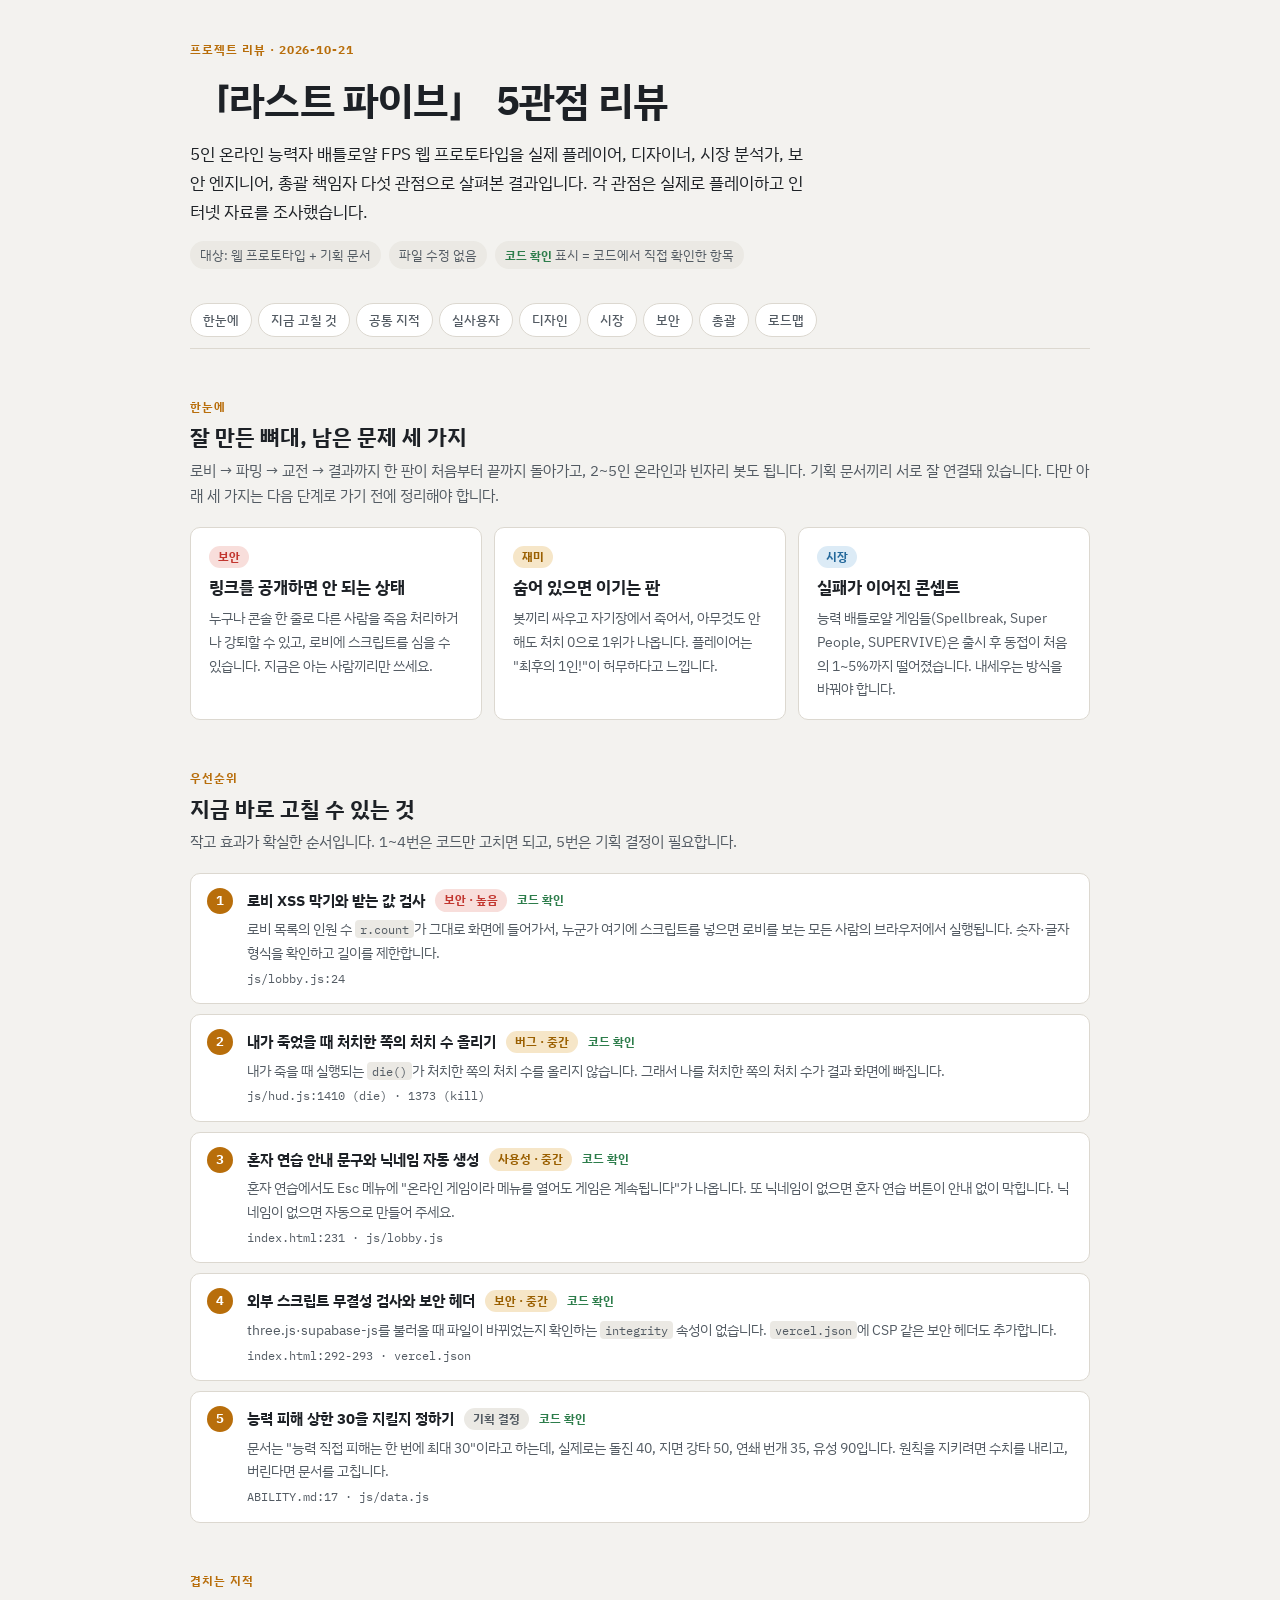
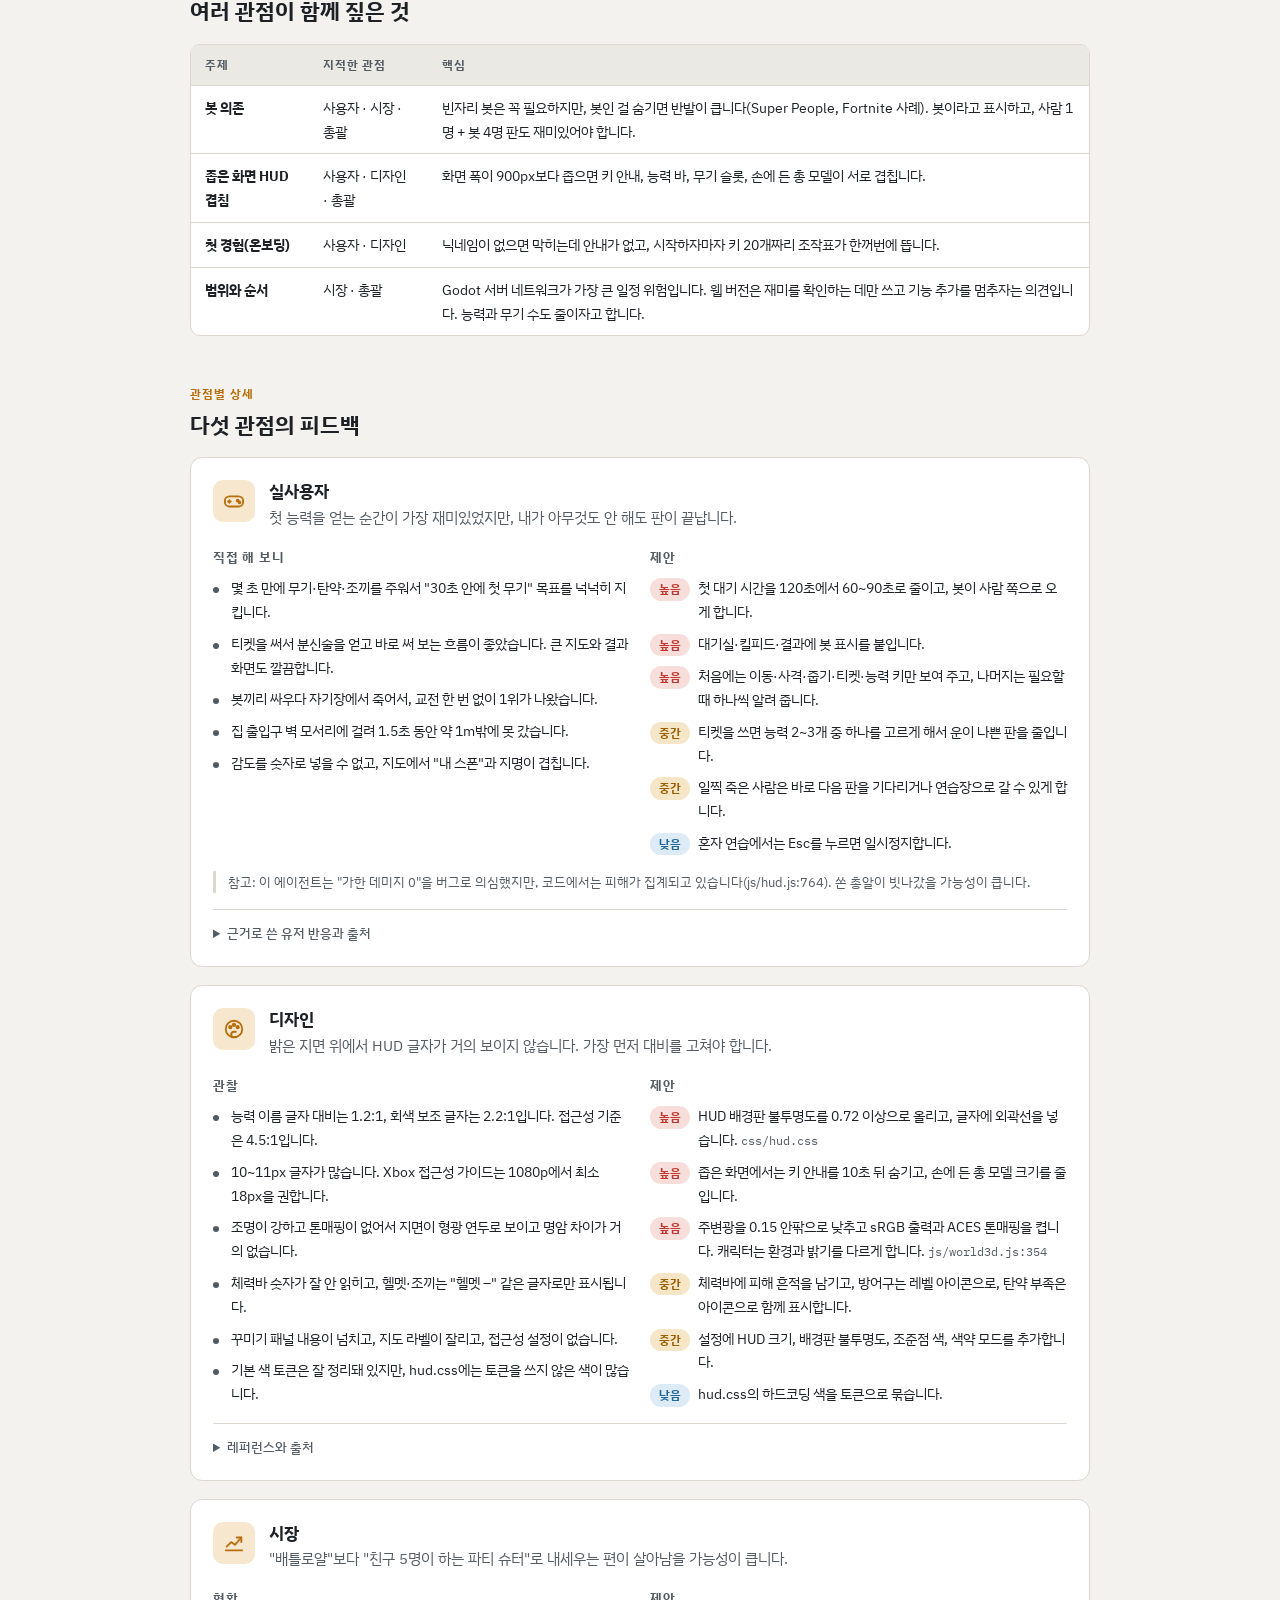
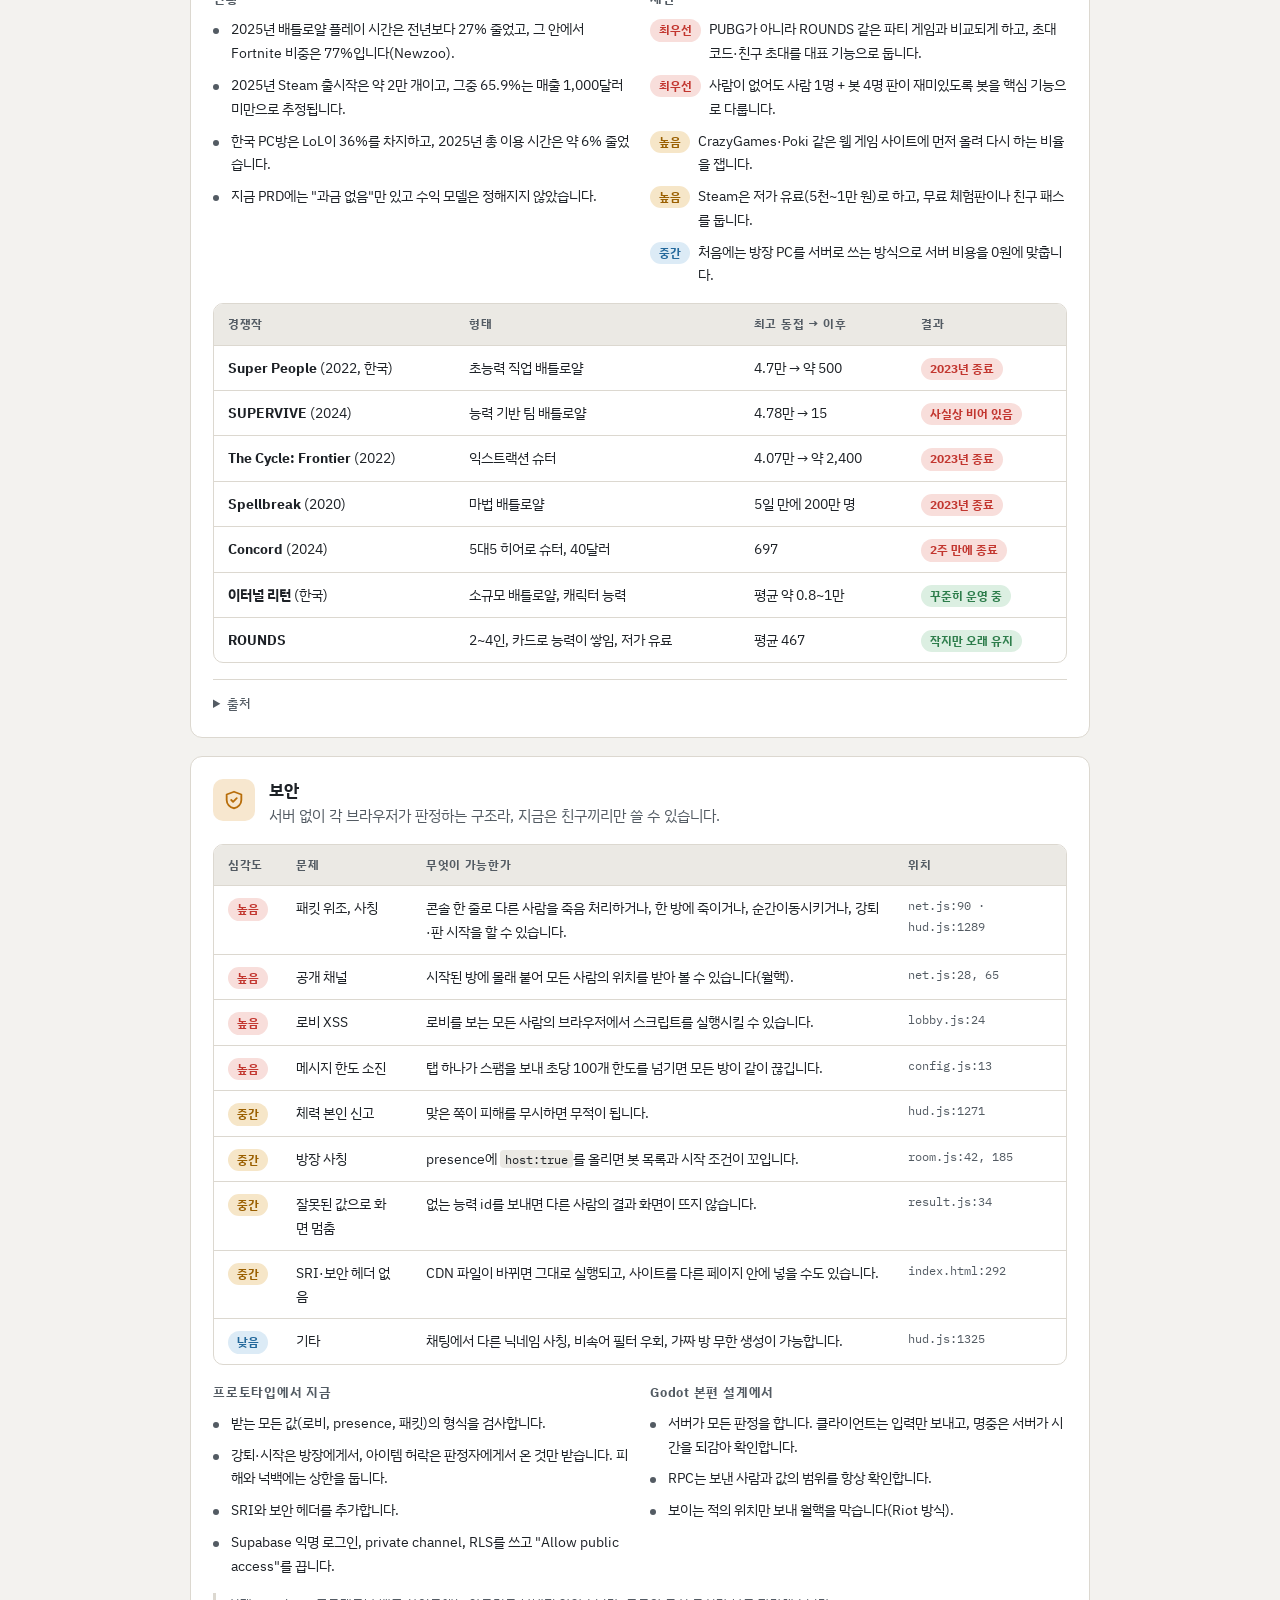
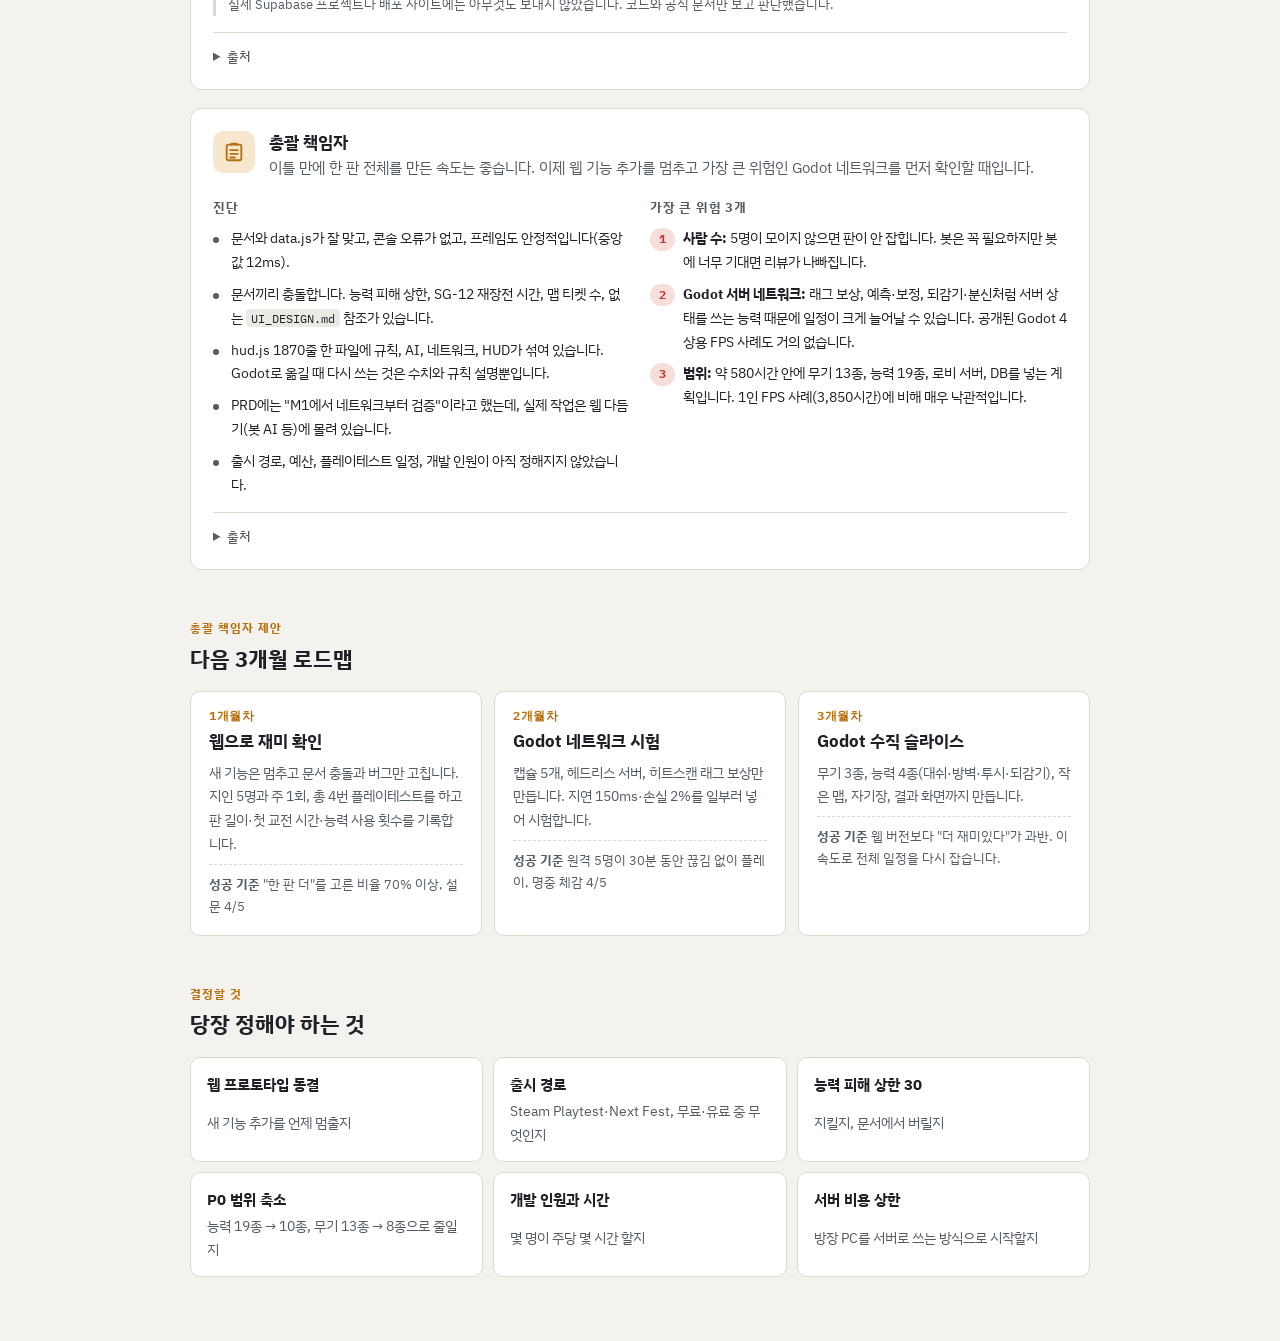
<file: 라스트 파이브 5관점 리뷰.html>
<!doctype html><html><head><meta charset=utf8><meta name=viewport content="width=device-width,initial-scale=1,viewport-fit=cover"><style>:root{color-scheme:light;box-sizing:border-box;padding-top:env(safe-area-inset-top,0px);padding-bottom:env(safe-area-inset-bottom,0px)}html{scroll-padding-top:env(safe-area-inset-top,0px)}body{margin:0;padding:0;font:14px -apple-system,BlinkMacSystemFont,sans-serif;background:#fff;color:#000}img{max-width:100%}[hidden]:not([hidden=until-found i]){display:none!important}</style></head><body>
<title>라스트 파이브 5관점 리뷰</title>
<meta name="claude:viewport-fit-sides" content="cover">
<link rel="preconnect" href="https://fonts.googleapis.com">
<link rel="preconnect" href="https://fonts.gstatic.com" crossorigin>
<link rel="stylesheet" href="https://fonts.googleapis.com/css2?family=IBM+Plex+Sans+KR:wght@400;500;700&family=IBM+Plex+Mono:wght@500&display=swap">
<style>
/* 레이아웃: 게임 프로토타입의 어두운 패널 + 앰버 강조를 이어받은 한 줄 기둥, 위에 요약·할 일, 아래에 관점별 상세 */
:root {
  --bg: #f3f2ef;
  --surface: #ffffff;
  --surface-2: #ebe9e4;
  --line: #dcd8d0;
  --fg: #1d2126;
  --fg-2: #535b63;
  --accent: #b86e0b;
  --accent-soft: #f7e7cf;
  --high: #c2362f;
  --high-soft: #f8dedb;
  --mid: #9a5f00;
  --mid-soft: #f6e6c8;
  --low: #23689b;
  --low-soft: #dcebf6;
  --ok: #2d7d4b;
  --ok-soft: #dcefe2;
  --font: "IBM Plex Sans KR", "Malgun Gothic", "Apple SD Gothic Neo", system-ui, sans-serif;
  --mono: "IBM Plex Mono", Consolas, ui-monospace, monospace;
}
@media (prefers-color-scheme: dark) {
  :root:not([data-theme="light"]) {
    --bg: #0e1114; --surface: #161b20; --surface-2: #1d242b; --line: #2a323a;
    --fg: #e9ecef; --fg-2: #a5adb5; --accent: #f2a93b; --accent-soft: #33260f;
    --high: #f07a72; --high-soft: #3a1d1b; --mid: #f2b85a; --mid-soft: #35290f;
    --low: #6db8ec; --low-soft: #15293a; --ok: #6fd08f; --ok-soft: #14301f;
    color-scheme: dark;
  }
}
:root[data-theme="dark"] {
  --bg: #0e1114; --surface: #161b20; --surface-2: #1d242b; --line: #2a323a;
  --fg: #e9ecef; --fg-2: #a5adb5; --accent: #f2a93b; --accent-soft: #33260f;
  --high: #f07a72; --high-soft: #3a1d1b; --mid: #f2b85a; --mid-soft: #35290f;
  --low: #6db8ec; --low-soft: #15293a; --ok: #6fd08f; --ok-soft: #14301f;
  color-scheme: dark;
}
* { box-sizing: border-box; }
body {
  background: var(--bg); color: var(--fg);
  font: 15px/1.7 var(--font);
  padding-left: max(16px, env(safe-area-inset-left, 0px));
  padding-right: max(16px, env(safe-area-inset-right, 0px));
  padding-block: 0 64px;
}
body::before { content: ""; position: fixed; inset: 0 0 auto; height: env(safe-area-inset-top, 0px); z-index: 10; background: var(--bg); }
.wrap { max-width: 900px; margin: 0 auto; display: grid; gap: 48px; }
h1, h2, h3, p { margin: 0; }
h1, h2, h3 { text-wrap: balance; line-height: 1.3; }
h1 { font-size: clamp(28px, 5vw, 40px); font-weight: 700; letter-spacing: -0.02em; }
h2 { font-size: 22px; font-weight: 700; }
h3 { font-size: 17px; font-weight: 700; }
a { color: var(--low); }
code, .mono { font-family: var(--mono); font-size: 0.88em; }
code { background: var(--surface-2); padding: 1px 5px; border-radius: 4px; }
.muted { color: var(--fg-2); }
.eyebrow { font-size: 12px; letter-spacing: 0.08em; text-transform: uppercase; color: var(--accent); font-weight: 700; }

/* 상단 */
header { padding-top: 40px; display: grid; gap: 14px; }
.lede { font-size: 17px; max-width: 62ch; }
.meta { display: flex; flex-wrap: wrap; gap: 8px; font-size: 13px; }
.meta span { background: var(--surface-2); padding: 3px 10px; border-radius: 99px; color: var(--fg-2); }

nav.toc {
  position: sticky; top: env(safe-area-inset-top, 0px); z-index: 5;
  background: var(--bg); border-bottom: 1px solid var(--line);
  margin-top: -24px; padding-block: 10px;
  display: flex; gap: 6px; overflow-x: auto; scrollbar-width: none;
}
nav.toc a {
  flex: none; text-decoration: none; color: var(--fg-2); font-size: 13px; font-weight: 500;
  padding: 5px 12px; border-radius: 99px; border: 1px solid var(--line); background: var(--surface);
}
nav.toc a:hover, nav.toc a:focus-visible { color: var(--fg); border-color: var(--accent); outline: none; }

section { display: grid; gap: 18px; scroll-margin-top: 64px; }
.sec-head { display: grid; gap: 6px; }

/* 큰 문제 3개 */
.problems { display: grid; grid-template-columns: repeat(auto-fit, minmax(240px, 1fr)); gap: 12px; }
.problem { background: var(--surface); border: 1px solid var(--line); border-radius: 10px; padding: 18px; display: grid; gap: 8px; align-content: start; }
.problem .tag { justify-self: start; }
.problem p { font-size: 14px; color: var(--fg-2); }

/* 알약 */
.pill { display: inline-block; font-size: 12px; font-weight: 700; padding: 1px 9px; border-radius: 99px; white-space: nowrap; line-height: 1.7; }
.p-high { background: var(--high-soft); color: var(--high); }
.p-mid { background: var(--mid-soft); color: var(--mid); }
.p-low { background: var(--low-soft); color: var(--low); }
.p-ok { background: var(--ok-soft); color: var(--ok); }
.p-plain { background: var(--surface-2); color: var(--fg-2); }

/* 할 일 목록 */
ol.todo { list-style: none; margin: 0; padding: 0; display: grid; gap: 10px; counter-reset: t; }
ol.todo li {
  counter-increment: t; background: var(--surface); border: 1px solid var(--line); border-radius: 10px;
  padding: 14px 16px 14px 56px; position: relative; display: grid; gap: 4px;
}
ol.todo li::before {
  content: counter(t); position: absolute; left: 16px; top: 14px;
  width: 26px; height: 26px; border-radius: 50%; background: var(--accent); color: var(--surface);
  font: 700 13px/26px var(--mono); text-align: center;
}
ol.todo .row { display: flex; flex-wrap: wrap; gap: 6px 10px; align-items: center; }
ol.todo b { font-size: 15px; }
ol.todo p { font-size: 14px; color: var(--fg-2); }

/* 표 */
.table-box { overflow-x: auto; border: 1px solid var(--line); border-radius: 10px; background: var(--surface); }
table { border-collapse: collapse; width: 100%; font-size: 14px; min-width: 560px; }
th, td { text-align: left; padding: 10px 14px; border-bottom: 1px solid var(--line); vertical-align: top; }
th { font-size: 12px; letter-spacing: 0.06em; color: var(--fg-2); background: var(--surface-2); font-weight: 700; }
tr:last-child td { border-bottom: 0; }
td.num { font-variant-numeric: tabular-nums; white-space: nowrap; }

/* 관점별 */
.persp { background: var(--surface); border: 1px solid var(--line); border-radius: 12px; padding: 22px; display: grid; gap: 16px; scroll-margin-top: 64px; }
.persp-head { display: flex; gap: 14px; align-items: flex-start; }
.badge { flex: none; width: 42px; height: 42px; border-radius: 10px; display: grid; place-items: center; background: var(--accent-soft); color: var(--accent); }
.badge svg { width: 22px; height: 22px; }
.persp-head .one { font-size: 15px; color: var(--fg-2); margin-top: 2px; }
.cols { display: grid; grid-template-columns: 1fr 1fr; gap: 20px; }
.cols > div { min-width: 0; display: grid; gap: 8px; align-content: start; }
.cols h4 { margin: 0; font-size: 13px; letter-spacing: 0.06em; color: var(--fg-2); }
ul.list { margin: 0; padding: 0; list-style: none; display: grid; gap: 8px; }
ul.list li { font-size: 14px; display: grid; grid-template-columns: auto 1fr; gap: 8px; align-items: baseline; }
ul.list li.dot { grid-template-columns: 10px 1fr; }
ul.list li.dot::before { content: ""; width: 6px; height: 6px; border-radius: 50%; background: var(--fg-2); margin-top: 9px; }
.ref { font-family: var(--mono); font-size: 12px; color: var(--fg-2); }
.check { font-size: 12px; color: var(--ok); font-weight: 700; }
details { border-top: 1px solid var(--line); padding-top: 12px; }
summary { cursor: pointer; font-size: 13px; color: var(--fg-2); font-weight: 500; }
summary:focus-visible { outline: 2px solid var(--accent); outline-offset: 2px; border-radius: 4px; }
details ul { margin: 10px 0 0; padding-left: 18px; font-size: 13px; display: grid; gap: 4px; word-break: break-all; }

/* 로드맵 */
.road { display: grid; grid-template-columns: repeat(3, 1fr); gap: 12px; }
.month { background: var(--surface); border: 1px solid var(--line); border-radius: 10px; padding: 18px; display: grid; gap: 8px; align-content: start; }
.month .m { font: 700 12px/1 var(--mono); color: var(--accent); letter-spacing: 0.06em; }
.month p { font-size: 14px; color: var(--fg-2); }
.month .goal { font-size: 13px; border-top: 1px dashed var(--line); padding-top: 8px; }

.decide { display: grid; grid-template-columns: repeat(auto-fit, minmax(250px, 1fr)); gap: 10px; }
.decide div { background: var(--surface); border: 1px solid var(--line); border-radius: 10px; padding: 14px 16px; font-size: 14px; display: grid; gap: 2px; }
.decide b { font-size: 15px; }

.note { font-size: 13px; color: var(--fg-2); border-left: 3px solid var(--line); padding-left: 12px; }

@media (max-width: 720px) {
  .cols, .road { grid-template-columns: 1fr; }
  .persp { padding: 18px; }
}
@media (prefers-reduced-motion: no-preference) { html { scroll-behavior: smooth; } }
</style>

<div class="wrap">
  <header>
    <div class="eyebrow">프로젝트 리뷰 · 2026-10-21</div>
    <h1>「라스트 파이브」 5관점 리뷰</h1>
    <p class="lede">5인 온라인 능력자 배틀로얄 FPS 웹 프로토타입을 실제 플레이어, 디자이너, 시장 분석가, 보안 엔지니어, 총괄 책임자 다섯 관점으로 살펴본 결과입니다. 각 관점은 실제로 플레이하고 인터넷 자료를 조사했습니다.</p>
    <div class="meta">
      <span>대상: 웹 프로토타입 + 기획 문서</span>
      <span>파일 수정 없음</span>
      <span><b class="check">코드 확인</b> 표시 = 코드에서 직접 확인한 항목</span>
    </div>
  </header>

  <nav class="toc" aria-label="목차">
    <a href="#summary">한눈에</a>
    <a href="#todo">지금 고칠 것</a>
    <a href="#common">공통 지적</a>
    <a href="#user">실사용자</a>
    <a href="#design">디자인</a>
    <a href="#market">시장</a>
    <a href="#security">보안</a>
    <a href="#pd">총괄</a>
    <a href="#roadmap">로드맵</a>
  </nav>

  <section id="summary">
    <div class="sec-head">
      <div class="eyebrow">한눈에</div>
      <h2>잘 만든 뼈대, 남은 문제 세 가지</h2>
      <p class="muted">로비 → 파밍 → 교전 → 결과까지 한 판이 처음부터 끝까지 돌아가고, 2~5인 온라인과 빈자리 봇도 됩니다. 기획 문서끼리 서로 잘 연결돼 있습니다. 다만 아래 세 가지는 다음 단계로 가기 전에 정리해야 합니다.</p>
    </div>
    <div class="problems">
      <div class="problem">
        <span class="pill p-high tag">보안</span>
        <h3>링크를 공개하면 안 되는 상태</h3>
        <p>누구나 콘솔 한 줄로 다른 사람을 죽음 처리하거나 강퇴할 수 있고, 로비에 스크립트를 심을 수 있습니다. 지금은 아는 사람끼리만 쓰세요.</p>
      </div>
      <div class="problem">
        <span class="pill p-mid tag">재미</span>
        <h3>숨어 있으면 이기는 판</h3>
        <p>봇끼리 싸우고 자기장에서 죽어서, 아무것도 안 해도 처치 0으로 1위가 나옵니다. 플레이어는 "최후의 1인!"이 허무하다고 느낍니다.</p>
      </div>
      <div class="problem">
        <span class="pill p-low tag">시장</span>
        <h3>실패가 이어진 콘셉트</h3>
        <p>능력 배틀로얄 게임들(Spellbreak, Super People, SUPERVIVE)은 출시 후 동접이 처음의 1~5%까지 떨어졌습니다. 내세우는 방식을 바꿔야 합니다.</p>
      </div>
    </div>
  </section>

  <section id="todo">
    <div class="sec-head">
      <div class="eyebrow">우선순위</div>
      <h2>지금 바로 고칠 수 있는 것</h2>
      <p class="muted">작고 효과가 확실한 순서입니다. 1~4번은 코드만 고치면 되고, 5번은 기획 결정이 필요합니다.</p>
    </div>
    <ol class="todo">
      <li>
        <div class="row"><b>로비 XSS 막기와 받는 값 검사</b><span class="pill p-high">보안 · 높음</span><span class="check">코드 확인</span></div>
        <p>로비 목록의 인원 수 <code>r.count</code>가 그대로 화면에 들어가서, 누군가 여기에 스크립트를 넣으면 로비를 보는 모든 사람의 브라우저에서 실행됩니다. 숫자·글자 형식을 확인하고 길이를 제한합니다.</p>
        <span class="ref">js/lobby.js:24</span>
      </li>
      <li>
        <div class="row"><b>내가 죽었을 때 처치한 쪽의 처치 수 올리기</b><span class="pill p-mid">버그 · 중간</span><span class="check">코드 확인</span></div>
        <p>내가 죽을 때 실행되는 <code>die()</code>가 처치한 쪽의 처치 수를 올리지 않습니다. 그래서 나를 처치한 쪽의 처치 수가 결과 화면에 빠집니다.</p>
        <span class="ref">js/hud.js:1410 (die) · 1373 (kill)</span>
      </li>
      <li>
        <div class="row"><b>혼자 연습 안내 문구와 닉네임 자동 생성</b><span class="pill p-mid">사용성 · 중간</span><span class="check">코드 확인</span></div>
        <p>혼자 연습에서도 Esc 메뉴에 "온라인 게임이라 메뉴를 열어도 게임은 계속됩니다"가 나옵니다. 또 닉네임이 없으면 혼자 연습 버튼이 안내 없이 막힙니다. 닉네임이 없으면 자동으로 만들어 주세요.</p>
        <span class="ref">index.html:231 · js/lobby.js</span>
      </li>
      <li>
        <div class="row"><b>외부 스크립트 무결성 검사와 보안 헤더</b><span class="pill p-mid">보안 · 중간</span><span class="check">코드 확인</span></div>
        <p>three.js·supabase-js를 불러올 때 파일이 바뀌었는지 확인하는 <code>integrity</code> 속성이 없습니다. <code>vercel.json</code>에 CSP 같은 보안 헤더도 추가합니다.</p>
        <span class="ref">index.html:292-293 · vercel.json</span>
      </li>
      <li>
        <div class="row"><b>능력 피해 상한 30을 지킬지 정하기</b><span class="pill p-plain">기획 결정</span><span class="check">코드 확인</span></div>
        <p>문서는 "능력 직접 피해는 한 번에 최대 30"이라고 하는데, 실제로는 돌진 40, 지면 강타 50, 연쇄 번개 35, 유성 90입니다. 원칙을 지키려면 수치를 내리고, 버린다면 문서를 고칩니다.</p>
        <span class="ref">ABILITY.md:17 · js/data.js</span>
      </li>
    </ol>
  </section>

  <section id="common">
    <div class="sec-head">
      <div class="eyebrow">겹치는 지적</div>
      <h2>여러 관점이 함께 짚은 것</h2>
    </div>
    <div class="table-box">
      <table>
        <thead><tr><th>주제</th><th>지적한 관점</th><th>핵심</th></tr></thead>
        <tbody>
          <tr><td><b>봇 의존</b></td><td>사용자 · 시장 · 총괄</td><td>빈자리 봇은 꼭 필요하지만, 봇인 걸 숨기면 반발이 큽니다(Super People, Fortnite 사례). 봇이라고 표시하고, 사람 1명 + 봇 4명 판도 재미있어야 합니다.</td></tr>
          <tr><td><b>좁은 화면 HUD 겹침</b></td><td>사용자 · 디자인 · 총괄</td><td>화면 폭이 900px보다 좁으면 키 안내, 능력 바, 무기 슬롯, 손에 든 총 모델이 서로 겹칩니다.</td></tr>
          <tr><td><b>첫 경험(온보딩)</b></td><td>사용자 · 디자인</td><td>닉네임이 없으면 막히는데 안내가 없고, 시작하자마자 키 20개짜리 조작표가 한꺼번에 뜹니다.</td></tr>
          <tr><td><b>범위와 순서</b></td><td>시장 · 총괄</td><td>Godot 서버 네트워크가 가장 큰 일정 위험입니다. 웹 버전은 재미를 확인하는 데만 쓰고 기능 추가를 멈추자는 의견입니다. 능력과 무기 수도 줄이자고 합니다.</td></tr>
        </tbody>
      </table>
    </div>
  </section>

  <section>
    <div class="sec-head">
      <div class="eyebrow">관점별 상세</div>
      <h2>다섯 관점의 피드백</h2>
    </div>

    <article class="persp" id="user">
      <div class="persp-head">
        <div class="badge" aria-hidden="true"><svg viewBox="0 0 24 24" fill="none" stroke="currentColor" stroke-width="2" stroke-linecap="round"><rect x="2" y="7" width="20" height="11" rx="5"/><path d="M7 11v3M5.5 12.5h3"/><circle cx="16" cy="11.5" r="1" fill="currentColor"/><circle cx="18" cy="13.5" r="1" fill="currentColor"/></svg></div>
        <div><h3>실사용자</h3><p class="one">첫 능력을 얻는 순간이 가장 재미있었지만, 내가 아무것도 안 해도 판이 끝납니다.</p></div>
      </div>
      <div class="cols">
        <div>
          <h4>직접 해 보니</h4>
          <ul class="list">
            <li class="dot"><span>몇 초 만에 무기·탄약·조끼를 주워서 "30초 안에 첫 무기" 목표를 넉넉히 지킵니다.</span></li>
            <li class="dot"><span>티켓을 써서 분신술을 얻고 바로 써 보는 흐름이 좋았습니다. 큰 지도와 결과 화면도 깔끔합니다.</span></li>
            <li class="dot"><span>봇끼리 싸우다 자기장에서 죽어서, 교전 한 번 없이 1위가 나왔습니다.</span></li>
            <li class="dot"><span>집 출입구 벽 모서리에 걸려 1.5초 동안 약 1m밖에 못 갔습니다.</span></li>
            <li class="dot"><span>감도를 숫자로 넣을 수 없고, 지도에서 "내 스폰"과 지명이 겹칩니다.</span></li>
          </ul>
        </div>
        <div>
          <h4>제안</h4>
          <ul class="list">
            <li><span class="pill p-high">높음</span><span>첫 대기 시간을 120초에서 60~90초로 줄이고, 봇이 사람 쪽으로 오게 합니다.</span></li>
            <li><span class="pill p-high">높음</span><span>대기실·킬피드·결과에 봇 표시를 붙입니다.</span></li>
            <li><span class="pill p-high">높음</span><span>처음에는 이동·사격·줍기·티켓·능력 키만 보여 주고, 나머지는 필요할 때 하나씩 알려 줍니다.</span></li>
            <li><span class="pill p-mid">중간</span><span>티켓을 쓰면 능력 2~3개 중 하나를 고르게 해서 운이 나쁜 판을 줄입니다.</span></li>
            <li><span class="pill p-mid">중간</span><span>일찍 죽은 사람은 바로 다음 판을 기다리거나 연습장으로 갈 수 있게 합니다.</span></li>
            <li><span class="pill p-low">낮음</span><span>혼자 연습에서는 Esc를 누르면 일시정지합니다.</span></li>
          </ul>
        </div>
      </div>
      <p class="note">참고: 이 에이전트는 "가한 데미지 0"을 버그로 의심했지만, 코드에서는 피해가 집계되고 있습니다(js/hud.js:764). 쏜 총알이 빗나갔을 가능성이 큽니다.</p>
      <details>
        <summary>근거로 쓴 유저 반응과 출처</summary>
        <ul>
          <li>Hyper Scape: 신규 유저가 배우고 성공하기 어려웠다고 Ubisoft가 인정 — <a href="https://en.wikipedia.org/wiki/Hyper_Scape" target="_blank" rel="noopener">wikipedia</a></li>
          <li>Spellbreak: 마법 전투는 좋지만 배틀로얄 구조와 긴 대기가 불만 — <a href="https://steamcommunity.com/app/1399780/discussions/0/3418810706126629638" target="_blank" rel="noopener">Steam 토론</a></li>
          <li>Super People: 핵, 긴 매칭, 봇에 과하게 기댄 점 — <a href="https://www.pcgamer.com/super-people-2-shut-down/" target="_blank" rel="noopener">PC Gamer</a></li>
          <li>봇 로비 반발과 Battlefield 6의 "사람이 오면 봇이 빠지는" 방식 — <a href="https://www.ggrecon.com/articles/fortnite-players-have-had-it-with-the-game-bot-problem" target="_blank" rel="noopener">GGRecon</a>, <a href="https://frvr.com/blog/news/battlefield-6-lead-says-the-games-frequent-bots-stop-you-waiting-possibly-forever-for-matches-and-fans-need-to-stick-it-out" target="_blank" rel="noopener">FRVR</a></li>
          <li>Apex가 운 나쁜 판을 줄이려고 실드 무작위 드롭을 없앤 사례 — <a href="https://pcgamer.com/apex-legends-randomness-shields-overhaul" target="_blank" rel="noopener">PC Gamer</a></li>
        </ul>
      </details>
    </article>

    <article class="persp" id="design">
      <div class="persp-head">
        <div class="badge" aria-hidden="true"><svg viewBox="0 0 24 24" fill="none" stroke="currentColor" stroke-width="2" stroke-linecap="round"><circle cx="12" cy="12" r="9"/><circle cx="8" cy="10" r="1.3" fill="currentColor"/><circle cx="12" cy="7.5" r="1.3" fill="currentColor"/><circle cx="16" cy="10" r="1.3" fill="currentColor"/><path d="M12 21a3 3 0 0 1 0-6h2"/></svg></div>
        <div><h3>디자인</h3><p class="one">밝은 지면 위에서 HUD 글자가 거의 보이지 않습니다. 가장 먼저 대비를 고쳐야 합니다.</p></div>
      </div>
      <div class="cols">
        <div>
          <h4>관찰</h4>
          <ul class="list">
            <li class="dot"><span>능력 이름 글자 대비는 1.2:1, 회색 보조 글자는 2.2:1입니다. 접근성 기준은 4.5:1입니다.</span></li>
            <li class="dot"><span>10~11px 글자가 많습니다. Xbox 접근성 가이드는 1080p에서 최소 18px을 권합니다.</span></li>
            <li class="dot"><span>조명이 강하고 톤매핑이 없어서 지면이 형광 연두로 보이고 명암 차이가 거의 없습니다.</span></li>
            <li class="dot"><span>체력바 숫자가 잘 안 읽히고, 헬멧·조끼는 "헬멧 –" 같은 글자로만 표시됩니다.</span></li>
            <li class="dot"><span>꾸미기 패널 내용이 넘치고, 지도 라벨이 잘리고, 접근성 설정이 없습니다.</span></li>
            <li class="dot"><span>기본 색 토큰은 잘 정리돼 있지만, hud.css에는 토큰을 쓰지 않은 색이 많습니다.</span></li>
          </ul>
        </div>
        <div>
          <h4>제안</h4>
          <ul class="list">
            <li><span class="pill p-high">높음</span><span>HUD 배경판 불투명도를 0.72 이상으로 올리고, 글자에 외곽선을 넣습니다. <span class="ref">css/hud.css</span></span></li>
            <li><span class="pill p-high">높음</span><span>좁은 화면에서는 키 안내를 10초 뒤 숨기고, 손에 든 총 모델 크기를 줄입니다.</span></li>
            <li><span class="pill p-high">높음</span><span>주변광을 0.15 안팎으로 낮추고 sRGB 출력과 ACES 톤매핑을 켭니다. 캐릭터는 환경과 밝기를 다르게 합니다. <span class="ref">js/world3d.js:354</span></span></li>
            <li><span class="pill p-mid">중간</span><span>체력바에 피해 흔적을 남기고, 방어구는 레벨 아이콘으로, 탄약 부족은 아이콘으로 함께 표시합니다.</span></li>
            <li><span class="pill p-mid">중간</span><span>설정에 HUD 크기, 배경판 불투명도, 조준점 색, 색약 모드를 추가합니다.</span></li>
            <li><span class="pill p-low">낮음</span><span>hud.css의 하드코딩 색을 토큰으로 묶습니다.</span></li>
          </ul>
        </div>
      </div>
      <details>
        <summary>레퍼런스와 출처</summary>
        <ul>
          <li>Xbox 접근성 가이드 XAG 102 대비, XAG 101 글자 크기 — <a href="https://devdocs.xbox.com/build/game-principles/accessibility/xag-deep-dives/xag-102-contrast.md" target="_blank" rel="noopener">XAG 102</a>, <a href="https://devdocs.xbox.com/build/game-principles/accessibility/xag-deep-dives/xag-101-text-display.md" target="_blank" rel="noopener">XAG 101</a></li>
          <li>Game Accessibility Guidelines(기본 항목) — <a href="https://gameaccessibilityguidelines.com/basic/" target="_blank" rel="noopener">gameaccessibilityguidelines.com</a></li>
          <li>Valorant UI 개편: 장식을 빼고 대비를 높이고 모양을 단순하게 — <a href="https://www.pcgamesn.com/valorant/ui-changes" target="_blank" rel="noopener">PCGamesN</a></li>
          <li>FPS HUD 정보 배치 연구(York대) — <a href="https://www.yorku.ca/mack/ec2018.html" target="_blank" rel="noopener">yorku.ca</a></li>
          <li>읽히는 게임 아트는 디테일보다 명도가 중요하다 — <a href="https://bugnet.io/blog/readable-game-art-why-clarity-beats-detail" target="_blank" rel="noopener">bugnet.io</a></li>
        </ul>
      </details>
    </article>

    <article class="persp" id="market">
      <div class="persp-head">
        <div class="badge" aria-hidden="true"><svg viewBox="0 0 24 24" fill="none" stroke="currentColor" stroke-width="2" stroke-linecap="round" stroke-linejoin="round"><path d="M3 20h18"/><path d="M4 16l5-5 4 3 7-8"/><path d="M15 6h5v5"/></svg></div>
        <div><h3>시장</h3><p class="one">"배틀로얄"보다 "친구 5명이 하는 파티 슈터"로 내세우는 편이 살아남을 가능성이 큽니다.</p></div>
      </div>
      <div class="cols">
        <div>
          <h4>현황</h4>
          <ul class="list">
            <li class="dot"><span>2025년 배틀로얄 플레이 시간은 전년보다 27% 줄었고, 그 안에서 Fortnite 비중은 77%입니다(Newzoo).</span></li>
            <li class="dot"><span>2025년 Steam 출시작은 약 2만 개이고, 그중 65.9%는 매출 1,000달러 미만으로 추정됩니다.</span></li>
            <li class="dot"><span>한국 PC방은 LoL이 36%를 차지하고, 2025년 총 이용 시간은 약 6% 줄었습니다.</span></li>
            <li class="dot"><span>지금 PRD에는 "과금 없음"만 있고 수익 모델은 정해지지 않았습니다.</span></li>
          </ul>
        </div>
        <div>
          <h4>제안</h4>
          <ul class="list">
            <li><span class="pill p-high">최우선</span><span>PUBG가 아니라 ROUNDS 같은 파티 게임과 비교되게 하고, 초대 코드·친구 초대를 대표 기능으로 둡니다.</span></li>
            <li><span class="pill p-high">최우선</span><span>사람이 없어도 사람 1명 + 봇 4명 판이 재미있도록 봇을 핵심 기능으로 다룹니다.</span></li>
            <li><span class="pill p-mid">높음</span><span>CrazyGames·Poki 같은 웹 게임 사이트에 먼저 올려 다시 하는 비율을 잽니다.</span></li>
            <li><span class="pill p-mid">높음</span><span>Steam은 저가 유료(5천~1만 원)로 하고, 무료 체험판이나 친구 패스를 둡니다.</span></li>
            <li><span class="pill p-low">중간</span><span>처음에는 방장 PC를 서버로 쓰는 방식으로 서버 비용을 0원에 맞춥니다.</span></li>
          </ul>
        </div>
      </div>
      <div class="table-box">
        <table>
          <thead><tr><th>경쟁작</th><th>형태</th><th>최고 동접 → 이후</th><th>결과</th></tr></thead>
          <tbody>
            <tr><td><b>Super People</b> (2022, 한국)</td><td>초능력 직업 배틀로얄</td><td class="num">4.7만 → 약 500</td><td><span class="pill p-high">2023년 종료</span></td></tr>
            <tr><td><b>SUPERVIVE</b> (2024)</td><td>능력 기반 팀 배틀로얄</td><td class="num">4.78만 → 15</td><td><span class="pill p-high">사실상 비어 있음</span></td></tr>
            <tr><td><b>The Cycle: Frontier</b> (2022)</td><td>익스트랙션 슈터</td><td class="num">4.07만 → 약 2,400</td><td><span class="pill p-high">2023년 종료</span></td></tr>
            <tr><td><b>Spellbreak</b> (2020)</td><td>마법 배틀로얄</td><td class="num">5일 만에 200만 명</td><td><span class="pill p-high">2023년 종료</span></td></tr>
            <tr><td><b>Concord</b> (2024)</td><td>5대5 히어로 슈터, 40달러</td><td class="num">697</td><td><span class="pill p-high">2주 만에 종료</span></td></tr>
            <tr><td><b>이터널 리턴</b> (한국)</td><td>소규모 배틀로얄, 캐릭터 능력</td><td class="num">평균 약 0.8~1만</td><td><span class="pill p-ok">꾸준히 운영 중</span></td></tr>
            <tr><td><b>ROUNDS</b></td><td>2~4인, 카드로 능력이 쌓임, 저가 유료</td><td class="num">평균 467</td><td><span class="pill p-ok">작지만 오래 유지</span></td></tr>
          </tbody>
        </table>
      </div>
      <details>
        <summary>출처</summary>
        <ul>
          <li><a href="https://insider-gaming.com/battle-royale-games-collapse-sandbox-titles-grow/" target="_blank" rel="noopener">배틀로얄 플레이 시간 감소 (Insider Gaming)</a></li>
          <li><a href="https://alineaanalytics.substack.com/p/the-top-new-2025-games-by-players" target="_blank" rel="noopener">2025 Steam 신작 성과 (Alinea)</a></li>
          <li><a href="https://v.daum.net/v/xDhoWWsAmc" target="_blank" rel="noopener">2025 PC방 점유율</a></li>
          <li><a href="https://insider-gaming.com/super-people-closed-down-2023/" target="_blank" rel="noopener">Super People 종료</a> · <a href="https://www.techradar.com/gaming/consoles-pc/extraction-shooter-the-cycle-frontier-is-shutting-down" target="_blank" rel="noopener">The Cycle 종료</a> · <a href="https://mp1st.com/news/concord-developer-firewalk-studios-shuts-down-game-permanently-sunsets" target="_blank" rel="noopener">Concord 종료</a></li>
          <li><a href="https://edgegap.com/pricing" target="_blank" rel="noopener">Edgegap 서버 가격</a> · <a href="https://presskit.gg/field-guides/steam-next-fest-guide" target="_blank" rel="noopener">Steam Next Fest 가이드</a></li>
          <li>SUPERVIVE·ROUNDS 동접은 SteamCharts에서 직접 확인한 값입니다. 동접 수치는 Steam만 센 값이고, 서버 비용과 판매량은 추정치입니다.</li>
        </ul>
      </details>
    </article>

    <article class="persp" id="security">
      <div class="persp-head">
        <div class="badge" aria-hidden="true"><svg viewBox="0 0 24 24" fill="none" stroke="currentColor" stroke-width="2" stroke-linecap="round" stroke-linejoin="round"><path d="M12 3l8 3v6c0 4.5-3.4 8.2-8 9-4.6-.8-8-4.5-8-9V6z"/><path d="M9 12l2 2 4-4"/></svg></div>
        <div><h3>보안</h3><p class="one">서버 없이 각 브라우저가 판정하는 구조라, 지금은 친구끼리만 쓸 수 있습니다.</p></div>
      </div>
      <div class="table-box">
        <table>
          <thead><tr><th>심각도</th><th>문제</th><th>무엇이 가능한가</th><th>위치</th></tr></thead>
          <tbody>
            <tr><td><span class="pill p-high">높음</span></td><td>패킷 위조, 사칭</td><td>콘솔 한 줄로 다른 사람을 죽음 처리하거나, 한 방에 죽이거나, 순간이동시키거나, 강퇴·판 시작을 할 수 있습니다.</td><td class="ref">net.js:90 · hud.js:1289</td></tr>
            <tr><td><span class="pill p-high">높음</span></td><td>공개 채널</td><td>시작된 방에 몰래 붙어 모든 사람의 위치를 받아 볼 수 있습니다(월핵).</td><td class="ref">net.js:28, 65</td></tr>
            <tr><td><span class="pill p-high">높음</span></td><td>로비 XSS</td><td>로비를 보는 모든 사람의 브라우저에서 스크립트를 실행시킬 수 있습니다.</td><td class="ref">lobby.js:24</td></tr>
            <tr><td><span class="pill p-high">높음</span></td><td>메시지 한도 소진</td><td>탭 하나가 스팸을 보내 초당 100개 한도를 넘기면 모든 방이 같이 끊깁니다.</td><td class="ref">config.js:13</td></tr>
            <tr><td><span class="pill p-mid">중간</span></td><td>체력 본인 신고</td><td>맞은 쪽이 피해를 무시하면 무적이 됩니다.</td><td class="ref">hud.js:1271</td></tr>
            <tr><td><span class="pill p-mid">중간</span></td><td>방장 사칭</td><td>presence에 <code>host:true</code>를 올리면 봇 목록과 시작 조건이 꼬입니다.</td><td class="ref">room.js:42, 185</td></tr>
            <tr><td><span class="pill p-mid">중간</span></td><td>잘못된 값으로 화면 멈춤</td><td>없는 능력 id를 보내면 다른 사람의 결과 화면이 뜨지 않습니다.</td><td class="ref">result.js:34</td></tr>
            <tr><td><span class="pill p-mid">중간</span></td><td>SRI·보안 헤더 없음</td><td>CDN 파일이 바뀌면 그대로 실행되고, 사이트를 다른 페이지 안에 넣을 수도 있습니다.</td><td class="ref">index.html:292</td></tr>
            <tr><td><span class="pill p-low">낮음</span></td><td>기타</td><td>채팅에서 다른 닉네임 사칭, 비속어 필터 우회, 가짜 방 무한 생성이 가능합니다.</td><td class="ref">hud.js:1325</td></tr>
          </tbody>
        </table>
      </div>
      <div class="cols">
        <div>
          <h4>프로토타입에서 지금</h4>
          <ul class="list">
            <li class="dot"><span>받는 모든 값(로비, presence, 패킷)의 형식을 검사합니다.</span></li>
            <li class="dot"><span>강퇴·시작은 방장에게서, 아이템 허락은 판정자에게서 온 것만 받습니다. 피해와 넉백에는 상한을 둡니다.</span></li>
            <li class="dot"><span>SRI와 보안 헤더를 추가합니다.</span></li>
            <li class="dot"><span>Supabase 익명 로그인, private channel, RLS를 쓰고 "Allow public access"를 끕니다.</span></li>
          </ul>
        </div>
        <div>
          <h4>Godot 본편 설계에서</h4>
          <ul class="list">
            <li class="dot"><span>서버가 모든 판정을 합니다. 클라이언트는 입력만 보내고, 명중은 서버가 시간을 되감아 확인합니다.</span></li>
            <li class="dot"><span>RPC는 보낸 사람과 값의 범위를 항상 확인합니다.</span></li>
            <li class="dot"><span>보이는 적의 위치만 보내 월핵을 막습니다(Riot 방식).</span></li>
          </ul>
        </div>
      </div>
      <p class="note">실제 Supabase 프로젝트나 배포 사이트에는 아무것도 보내지 않았습니다. 코드와 공식 문서만 보고 판단했습니다.</p>
      <details>
        <summary>출처</summary>
        <ul>
          <li><a href="https://supabase.com/docs/guides/realtime/authorization" target="_blank" rel="noopener">Supabase Realtime Authorization</a> · <a href="https://supabase.com/docs/guides/realtime/limits" target="_blank" rel="noopener">Realtime 한도</a></li>
          <li><a href="https://cheatsheetseries.owasp.org/cheatsheets/Cross_Site_Scripting_Prevention_Cheat_Sheet.html" target="_blank" rel="noopener">OWASP XSS 방지</a> · <a href="https://developer.mozilla.org/en-US/docs/Web/Security/Subresource_Integrity" target="_blank" rel="noopener">MDN SRI</a> · <a href="https://vercel.com/docs/headers/security-headers" target="_blank" rel="noopener">Vercel 보안 헤더</a></li>
          <li><a href="https://developer.valvesoftware.com/wiki/Lag_Compensation" target="_blank" rel="noopener">Valve 래그 보상</a> · <a href="https://technology.riotgames.com/node/108" target="_blank" rel="noopener">Riot 월핵 대응</a> · <a href="https://docs.godotengine.org/en/stable/tutorials/networking/high_level_multiplayer.html" target="_blank" rel="noopener">Godot 멀티플레이</a></li>
        </ul>
      </details>
    </article>

    <article class="persp" id="pd">
      <div class="persp-head">
        <div class="badge" aria-hidden="true"><svg viewBox="0 0 24 24" fill="none" stroke="currentColor" stroke-width="2" stroke-linecap="round" stroke-linejoin="round"><rect x="4" y="4" width="16" height="17" rx="2"/><path d="M9 4V3h6v1"/><path d="M8 10h8M8 14h8M8 18h5"/></svg></div>
        <div><h3>총괄 책임자</h3><p class="one">이틀 만에 한 판 전체를 만든 속도는 좋습니다. 이제 웹 기능 추가를 멈추고 가장 큰 위험인 Godot 네트워크를 먼저 확인할 때입니다.</p></div>
      </div>
      <div class="cols">
        <div>
          <h4>진단</h4>
          <ul class="list">
            <li class="dot"><span>문서와 data.js가 잘 맞고, 콘솔 오류가 없고, 프레임도 안정적입니다(중앙값 12ms).</span></li>
            <li class="dot"><span>문서끼리 충돌합니다. 능력 피해 상한, SG-12 재장전 시간, 맵 티켓 수, 없는 <code>UI_DESIGN.md</code> 참조가 있습니다.</span></li>
            <li class="dot"><span>hud.js 1870줄 한 파일에 규칙, AI, 네트워크, HUD가 섞여 있습니다. Godot로 옮길 때 다시 쓰는 것은 수치와 규칙 설명뿐입니다.</span></li>
            <li class="dot"><span>PRD에는 "M1에서 네트워크부터 검증"이라고 했는데, 실제 작업은 웹 다듬기(봇 AI 등)에 몰려 있습니다.</span></li>
            <li class="dot"><span>출시 경로, 예산, 플레이테스트 일정, 개발 인원이 아직 정해지지 않았습니다.</span></li>
          </ul>
        </div>
        <div>
          <h4>가장 큰 위험 3개</h4>
          <ul class="list">
            <li><span class="pill p-high">1</span><span><b>사람 수:</b> 5명이 모이지 않으면 판이 안 잡힙니다. 봇은 꼭 필요하지만 봇에 너무 기대면 리뷰가 나빠집니다.</span></li>
            <li><span class="pill p-high">2</span><span><b>Godot 서버 네트워크:</b> 래그 보상, 예측·보정, 되감기·분신처럼 서버 상태를 쓰는 능력 때문에 일정이 크게 늘어날 수 있습니다. 공개된 Godot 4 상용 FPS 사례도 거의 없습니다.</span></li>
            <li><span class="pill p-high">3</span><span><b>범위:</b> 약 580시간 안에 무기 13종, 능력 19종, 로비 서버, DB를 넣는 계획입니다. 1인 FPS 사례(3,850시간)에 비해 매우 낙관적입니다.</span></li>
          </ul>
        </div>
      </div>
      <details>
        <summary>출처</summary>
        <ul>
          <li><a href="https://www.gamedeveloper.com/business/how-long-does-it-take-to-make-an-indie-game-" target="_blank" rel="noopener">인디 게임 개발 기간 (Tower of Guns 3,850시간)</a></li>
          <li><a href="https://studios.ptilouk.net/little-brats/blog/2024-10-23_netcode.html" target="_blank" rel="noopener">Little Brats(Godot) 넷코드 회고</a> · <a href="https://github.com/Atlinx/netfox" target="_blank" rel="noopener">netfox (Godot 네트워크 라이브러리)</a></li>
          <li><a href="https://www.gamedeveloper.com/blogs/what-you-should-take-out-of-pre-production" target="_blank" rel="noopener">프리프로덕션에서 얻어야 할 것</a> · <a href="https://gdcvault.com/play/1016497/Implementing-an-In-House-Playtesting" target="_blank" rel="noopener">GDC 사내 플레이테스트</a></li>
          <li><a href="https://www.pcgamesn.com/supervive/interview-post-release" target="_blank" rel="noopener">SUPERVIVE 출시 후 인터뷰</a> · <a href="https://www.steampageanalyzer.com/blog/steam-playtest-vs-demo" target="_blank" rel="noopener">Steam Playtest vs 데모</a></li>
        </ul>
      </details>
    </article>
  </section>

  <section id="roadmap">
    <div class="sec-head">
      <div class="eyebrow">총괄 책임자 제안</div>
      <h2>다음 3개월 로드맵</h2>
    </div>
    <div class="road">
      <div class="month">
        <span class="m">1개월차</span>
        <h3>웹으로 재미 확인</h3>
        <p>새 기능은 멈추고 문서 충돌과 버그만 고칩니다. 지인 5명과 주 1회, 총 4번 플레이테스트를 하고 판 길이·첫 교전 시간·능력 사용 횟수를 기록합니다.</p>
        <p class="goal"><b>성공 기준</b> "한 판 더"를 고른 비율 70% 이상, 설문 4/5</p>
      </div>
      <div class="month">
        <span class="m">2개월차</span>
        <h3>Godot 네트워크 시험</h3>
        <p>캡슐 5개, 헤드리스 서버, 히트스캔 래그 보상만 만듭니다. 지연 150ms·손실 2%를 일부러 넣어 시험합니다.</p>
        <p class="goal"><b>성공 기준</b> 원격 5명이 30분 동안 끊김 없이 플레이, 명중 체감 4/5</p>
      </div>
      <div class="month">
        <span class="m">3개월차</span>
        <h3>Godot 수직 슬라이스</h3>
        <p>무기 3종, 능력 4종(대쉬·방벽·투시·되감기), 작은 맵, 자기장, 결과 화면까지 만듭니다.</p>
        <p class="goal"><b>성공 기준</b> 웹 버전보다 "더 재미있다"가 과반. 이 속도로 전체 일정을 다시 잡습니다.</p>
      </div>
    </div>
  </section>

  <section id="decide">
    <div class="sec-head">
      <div class="eyebrow">결정할 것</div>
      <h2>당장 정해야 하는 것</h2>
    </div>
    <div class="decide">
      <div><b>웹 프로토타입 동결</b><span class="muted">새 기능 추가를 언제 멈출지</span></div>
      <div><b>출시 경로</b><span class="muted">Steam Playtest·Next Fest, 무료·유료 중 무엇인지</span></div>
      <div><b>능력 피해 상한 30</b><span class="muted">지킬지, 문서에서 버릴지</span></div>
      <div><b>P0 범위 축소</b><span class="muted">능력 19종 → 10종, 무기 13종 → 8종으로 줄일지</span></div>
      <div><b>개발 인원과 시간</b><span class="muted">몇 명이 주당 몇 시간 할지</span></div>
      <div><b>서버 비용 상한</b><span class="muted">방장 PC를 서버로 쓰는 방식으로 시작할지</span></div>
    </div>
  </section>
</div>

</body></html>
</file>
